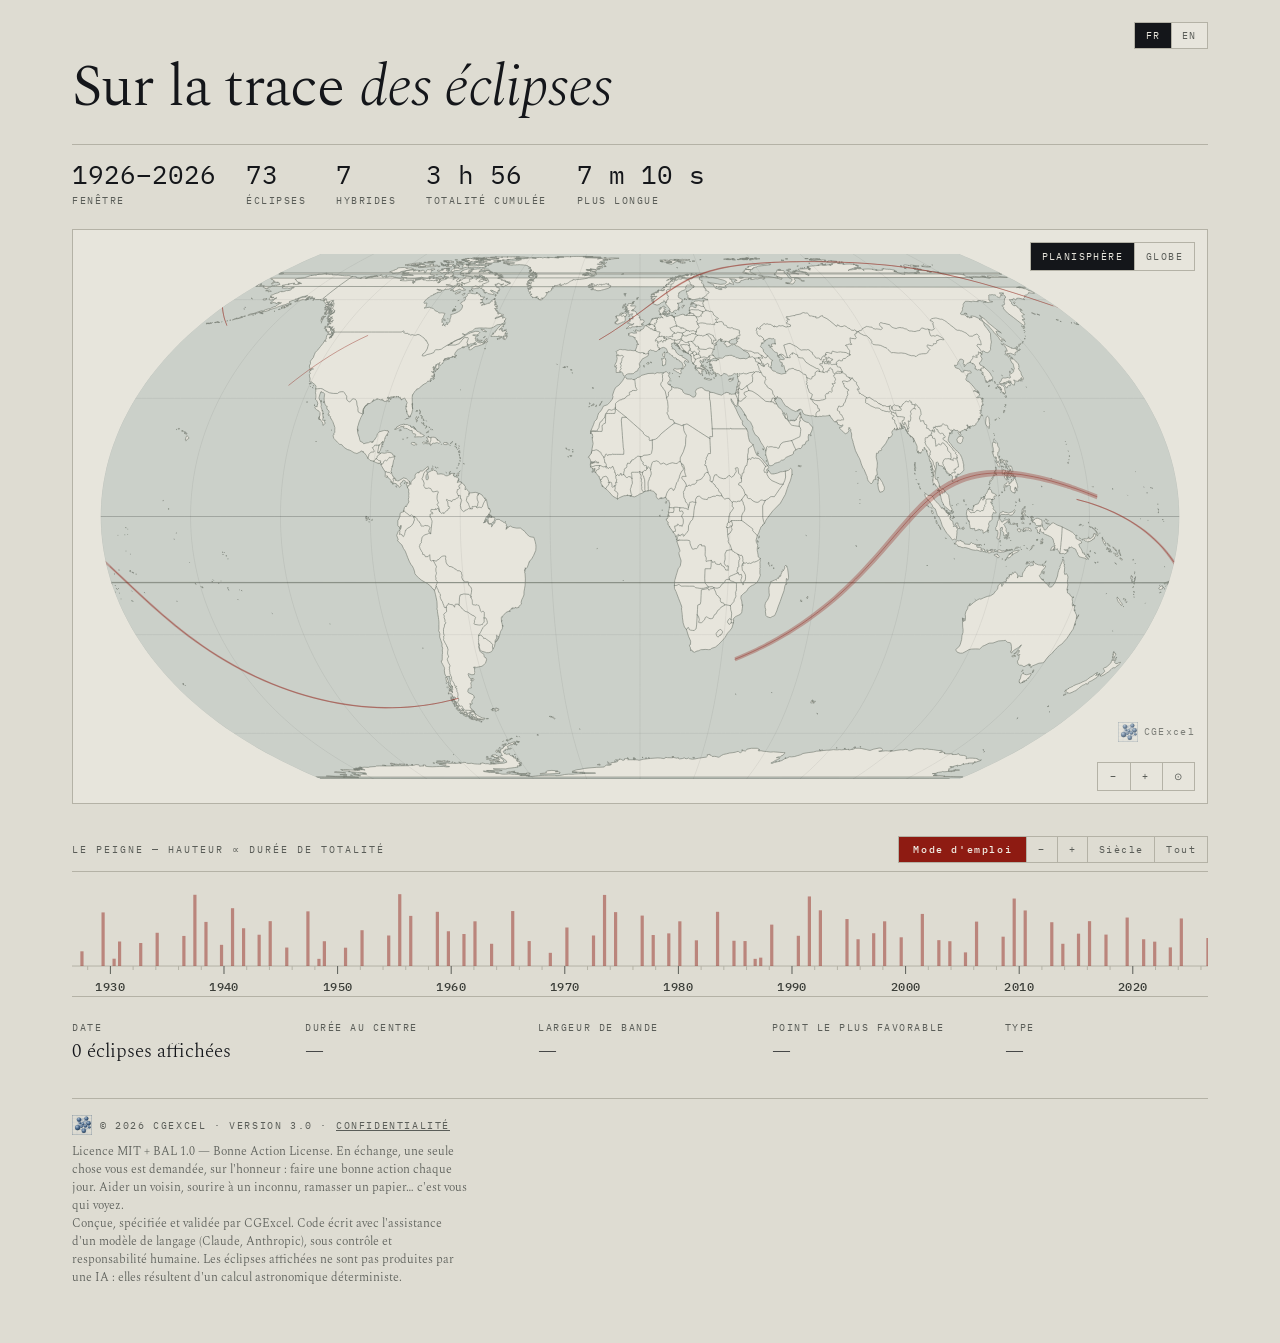
<file: google-play/depot-cyrille31.github.io/index.html>
<!DOCTYPE html>
<html lang="fr"><head><meta charset="utf-8"><title>CGExcel</title>
<meta http-equiv="refresh" content="0; url=https://cyrille31.github.io/eclipse/"></head>
<body><a href="https://cyrille31.github.io/eclipse/">Sur la trace des éclipses</a></body></html>
</file>
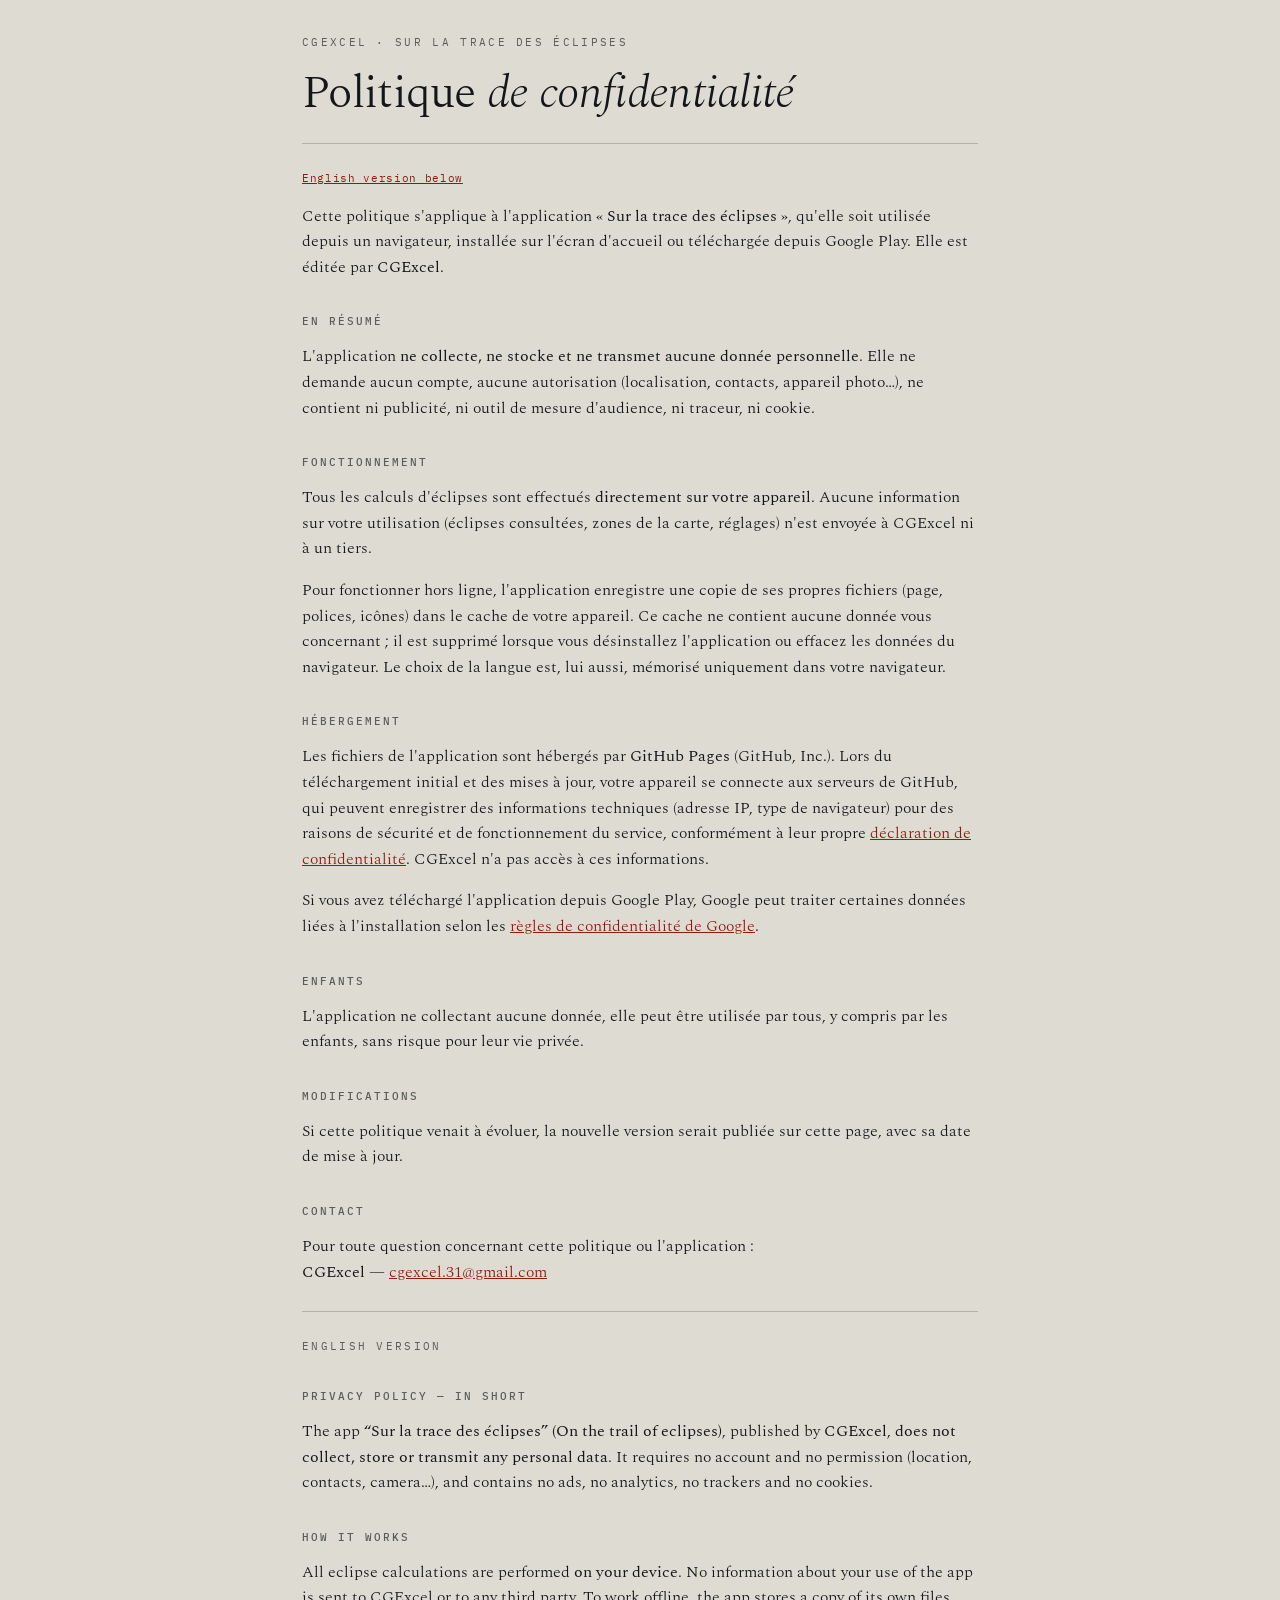
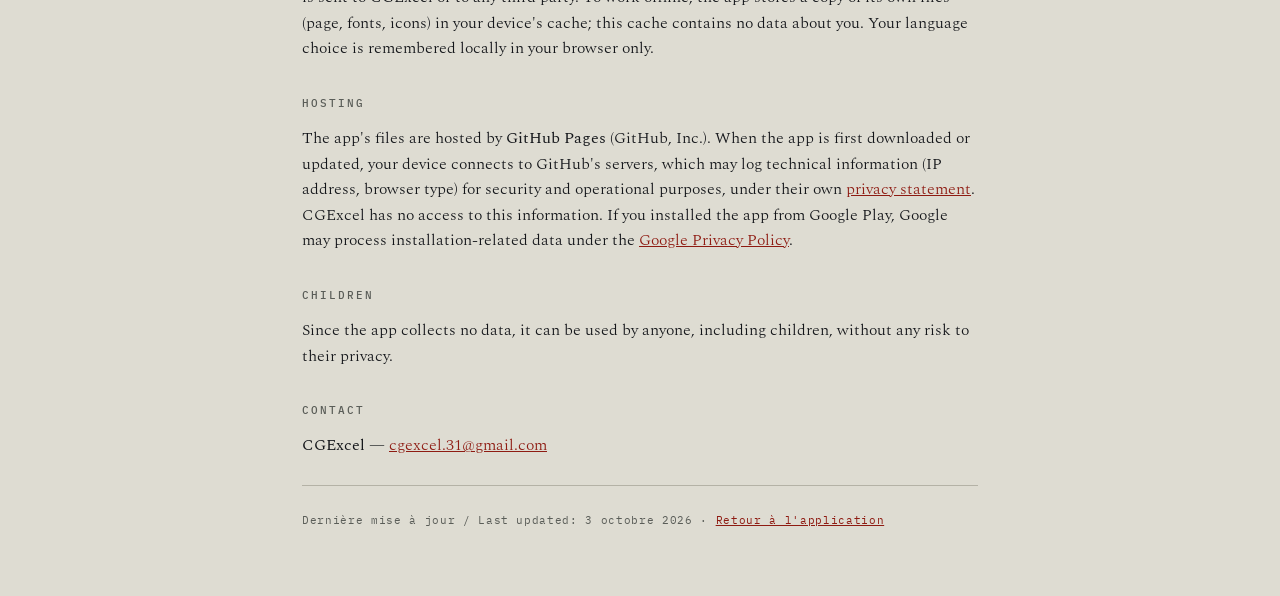
<file: confidentialite.html>
<!DOCTYPE html>
<html lang="fr">
<head>
<meta charset="utf-8">
<meta name="viewport" content="width=device-width, initial-scale=1">
<title>Politique de confidentialité · Sur la trace des éclipses</title>
<meta name="description" content="Politique de confidentialité de l'application « Sur la trace des éclipses », éditée par CGExcel.">
<meta name="theme-color" content="#DEDCD2">
<link rel="icon" href="icon-192.png">
<link rel="stylesheet" href="fonts/fonts.css">
<style>
:root{--paper:#DEDCD2;--ink:#14161A;--ink-soft:#5A5D58;--oxide:#8E1B12;--rule:#B4B2A6}
*{box-sizing:border-box}
html,body{margin:0;padding:0}
body{background:var(--paper);color:var(--ink);
  font-family:"Spectral",Georgia,"Times New Roman",serif;-webkit-font-smoothing:antialiased}
.wrap{max-width:720px;margin:0 auto;padding:34px 22px 56px}
.eyebrow{font-family:"IBM Plex Mono",ui-monospace,monospace;font-size:10.5px;
  letter-spacing:.22em;text-transform:uppercase;color:var(--ink-soft);margin:0 0 18px}
h1{font-size:clamp(28px,5.5vw,46px);font-weight:300;line-height:1.05;margin:0;letter-spacing:-.015em}
h1 em{font-style:italic;font-weight:300}
hr{height:1px;background:var(--rule);margin:26px 0;border:0}
h2{font-family:"IBM Plex Mono",ui-monospace,monospace;font-size:11px;font-weight:500;
  letter-spacing:.18em;text-transform:uppercase;color:var(--ink-soft);margin:34px 0 10px}
p,li{font-size:16px;line-height:1.6;font-weight:300}
ul{padding-left:20px}
strong{font-weight:400}
a{color:var(--oxide)}
.fine{font-family:"IBM Plex Mono",ui-monospace,monospace;font-size:11px;letter-spacing:.06em;color:var(--ink-soft)}
@media (max-width:640px){.wrap{padding:22px 16px 40px}}
</style>
</head>
<body>
<div class="wrap">
  <p class="eyebrow">CGExcel · Sur la trace des éclipses</p>
  <h1>Politique <em>de confidentialité</em></h1>
  <hr>

  <p class="fine"><a href="#en" lang="en">English version below</a></p>

  <p>Cette politique s'applique à l'application <strong>« Sur la trace des éclipses »</strong>,
     qu'elle soit utilisée depuis un navigateur, installée sur l'écran d'accueil ou
     téléchargée depuis Google Play. Elle est éditée par <strong>CGExcel</strong>.</p>

  <h2>En résumé</h2>
  <p>L'application <strong>ne collecte, ne stocke et ne transmet aucune donnée personnelle</strong>.
     Elle ne demande aucun compte, aucune autorisation (localisation, contacts, appareil photo…),
     ne contient ni publicité, ni outil de mesure d'audience, ni traceur, ni cookie.</p>

  <h2>Fonctionnement</h2>
  <p>Tous les calculs d'éclipses sont effectués <strong>directement sur votre appareil</strong>.
     Aucune information sur votre utilisation (éclipses consultées, zones de la carte, réglages)
     n'est envoyée à CGExcel ni à un tiers.</p>
  <p>Pour fonctionner hors ligne, l'application enregistre une copie de ses propres fichiers
     (page, polices, icônes) dans le cache de votre appareil. Ce cache ne contient aucune donnée
     vous concernant ; il est supprimé lorsque vous désinstallez l'application ou effacez les
     données du navigateur. Le choix de la langue est, lui aussi, mémorisé uniquement dans votre navigateur.</p>

  <h2>Hébergement</h2>
  <p>Les fichiers de l'application sont hébergés par <strong>GitHub Pages</strong> (GitHub, Inc.).
     Lors du téléchargement initial et des mises à jour, votre appareil se connecte aux serveurs
     de GitHub, qui peuvent enregistrer des informations techniques (adresse IP, type de navigateur)
     pour des raisons de sécurité et de fonctionnement du service, conformément à leur propre
     <a href="https://docs.github.com/fr/site-policy/privacy-policies/github-general-privacy-statement">déclaration de confidentialité</a>.
     CGExcel n'a pas accès à ces informations.</p>
  <p>Si vous avez téléchargé l'application depuis Google Play, Google peut traiter certaines
     données liées à l'installation selon les
     <a href="https://policies.google.com/privacy?hl=fr">règles de confidentialité de Google</a>.</p>

  <h2>Enfants</h2>
  <p>L'application ne collectant aucune donnée, elle peut être utilisée par tous, y compris
     par les enfants, sans risque pour leur vie privée.</p>

  <h2>Modifications</h2>
  <p>Si cette politique venait à évoluer, la nouvelle version serait publiée sur cette page,
     avec sa date de mise à jour.</p>

  <h2>Contact</h2>
  <p>Pour toute question concernant cette politique ou l'application :<br>
     <strong>CGExcel</strong> — <a href="mailto:cgexcel.31@gmail.com">cgexcel.31@gmail.com</a></p>

  <hr>
  <p class="eyebrow" id="en" lang="en">English version</p>
  <div lang="en">
  <h2>Privacy policy — in short</h2>
  <p>The app <strong>“Sur la trace des éclipses” (On the trail of eclipses)</strong>, published by
     <strong>CGExcel</strong>, <strong>does not collect, store or transmit any personal data</strong>.
     It requires no account and no permission (location, contacts, camera…), and contains no ads,
     no analytics, no trackers and no cookies.</p>
  <h2>How it works</h2>
  <p>All eclipse calculations are performed <strong>on your device</strong>. No information about your use
     of the app is sent to CGExcel or to any third party. To work offline, the app stores a copy of its own
     files (page, fonts, icons) in your device's cache; this cache contains no data about you. Your language
     choice is remembered locally in your browser only.</p>
  <h2>Hosting</h2>
  <p>The app's files are hosted by <strong>GitHub Pages</strong> (GitHub, Inc.). When the app is first downloaded
     or updated, your device connects to GitHub's servers, which may log technical information (IP address,
     browser type) for security and operational purposes, under their own
     <a href="https://docs.github.com/en/site-policy/privacy-policies/github-general-privacy-statement">privacy statement</a>.
     CGExcel has no access to this information. If you installed the app from Google Play, Google may process
     installation-related data under the <a href="https://policies.google.com/privacy">Google Privacy Policy</a>.</p>
  <h2>Children</h2>
  <p>Since the app collects no data, it can be used by anyone, including children, without any risk to their privacy.</p>
  <h2>Contact</h2>
  <p><strong>CGExcel</strong> — <a href="mailto:cgexcel.31@gmail.com">cgexcel.31@gmail.com</a></p>
  </div>

  <hr>
  <p class="fine">Dernière mise à jour / Last updated: 3 octobre 2026 · <a href="./">Retour à l'application</a></p>
</div>
</body>
</html>
</file>
<file: fonts/fonts.css>
/* Polices embarquées (SIL Open Font License 1.1, voir OFL.txt) — remplace l'appel à Google Fonts.
   Spectral © The Spectral Project Authors ; IBM Plex Mono © IBM Corp. */
/* latin-ext */
@font-face {
  font-family: 'IBM Plex Mono';
  font-style: normal;
  font-weight: 400;
  font-display: swap;
  src: url(ibm-plex-mono-400-latin-ext.woff2) format('woff2');
  unicode-range: U+0100-02BA, U+02BD-02C5, U+02C7-02CC, U+02CE-02D7, U+02DD-02FF, U+0304, U+0308, U+0329, U+1D00-1DBF, U+1E00-1E9F, U+1EF2-1EFF, U+2020, U+20A0-20AB, U+20AD-20C0, U+2113, U+2C60-2C7F, U+A720-A7FF;
}
/* latin */
@font-face {
  font-family: 'IBM Plex Mono';
  font-style: normal;
  font-weight: 400;
  font-display: swap;
  src: url(ibm-plex-mono-400-latin.woff2) format('woff2');
  unicode-range: U+0000-00FF, U+0131, U+0152-0153, U+02BB-02BC, U+02C6, U+02DA, U+02DC, U+0304, U+0308, U+0329, U+2000-206F, U+20AC, U+2122, U+2191, U+2193, U+2212, U+2215, U+FEFF, U+FFFD;
}
/* latin-ext */
@font-face {
  font-family: 'IBM Plex Mono';
  font-style: normal;
  font-weight: 500;
  font-display: swap;
  src: url(ibm-plex-mono-500-latin-ext.woff2) format('woff2');
  unicode-range: U+0100-02BA, U+02BD-02C5, U+02C7-02CC, U+02CE-02D7, U+02DD-02FF, U+0304, U+0308, U+0329, U+1D00-1DBF, U+1E00-1E9F, U+1EF2-1EFF, U+2020, U+20A0-20AB, U+20AD-20C0, U+2113, U+2C60-2C7F, U+A720-A7FF;
}
/* latin */
@font-face {
  font-family: 'IBM Plex Mono';
  font-style: normal;
  font-weight: 500;
  font-display: swap;
  src: url(ibm-plex-mono-500-latin.woff2) format('woff2');
  unicode-range: U+0000-00FF, U+0131, U+0152-0153, U+02BB-02BC, U+02C6, U+02DA, U+02DC, U+0304, U+0308, U+0329, U+2000-206F, U+20AC, U+2122, U+2191, U+2193, U+2212, U+2215, U+FEFF, U+FFFD;
}
/* latin-ext */
@font-face {
  font-family: 'Spectral';
  font-style: italic;
  font-weight: 300;
  font-display: swap;
  src: url(spectral-300-italic-latin-ext.woff2) format('woff2');
  unicode-range: U+0100-02BA, U+02BD-02C5, U+02C7-02CC, U+02CE-02D7, U+02DD-02FF, U+0304, U+0308, U+0329, U+1D00-1DBF, U+1E00-1E9F, U+1EF2-1EFF, U+2020, U+20A0-20AB, U+20AD-20C0, U+2113, U+2C60-2C7F, U+A720-A7FF;
}
/* latin */
@font-face {
  font-family: 'Spectral';
  font-style: italic;
  font-weight: 300;
  font-display: swap;
  src: url(spectral-300-italic-latin.woff2) format('woff2');
  unicode-range: U+0000-00FF, U+0131, U+0152-0153, U+02BB-02BC, U+02C6, U+02DA, U+02DC, U+0304, U+0308, U+0329, U+2000-206F, U+20AC, U+2122, U+2191, U+2193, U+2212, U+2215, U+FEFF, U+FFFD;
}
/* latin-ext */
@font-face {
  font-family: 'Spectral';
  font-style: normal;
  font-weight: 300;
  font-display: swap;
  src: url(spectral-300-latin-ext.woff2) format('woff2');
  unicode-range: U+0100-02BA, U+02BD-02C5, U+02C7-02CC, U+02CE-02D7, U+02DD-02FF, U+0304, U+0308, U+0329, U+1D00-1DBF, U+1E00-1E9F, U+1EF2-1EFF, U+2020, U+20A0-20AB, U+20AD-20C0, U+2113, U+2C60-2C7F, U+A720-A7FF;
}
/* latin */
@font-face {
  font-family: 'Spectral';
  font-style: normal;
  font-weight: 300;
  font-display: swap;
  src: url(spectral-300-latin.woff2) format('woff2');
  unicode-range: U+0000-00FF, U+0131, U+0152-0153, U+02BB-02BC, U+02C6, U+02DA, U+02DC, U+0304, U+0308, U+0329, U+2000-206F, U+20AC, U+2122, U+2191, U+2193, U+2212, U+2215, U+FEFF, U+FFFD;
}
/* latin-ext */
@font-face {
  font-family: 'Spectral';
  font-style: normal;
  font-weight: 400;
  font-display: swap;
  src: url(spectral-400-latin-ext.woff2) format('woff2');
  unicode-range: U+0100-02BA, U+02BD-02C5, U+02C7-02CC, U+02CE-02D7, U+02DD-02FF, U+0304, U+0308, U+0329, U+1D00-1DBF, U+1E00-1E9F, U+1EF2-1EFF, U+2020, U+20A0-20AB, U+20AD-20C0, U+2113, U+2C60-2C7F, U+A720-A7FF;
}
/* latin */
@font-face {
  font-family: 'Spectral';
  font-style: normal;
  font-weight: 400;
  font-display: swap;
  src: url(spectral-400-latin.woff2) format('woff2');
  unicode-range: U+0000-00FF, U+0131, U+0152-0153, U+02BB-02BC, U+02C6, U+02DA, U+02DC, U+0304, U+0308, U+0329, U+2000-206F, U+20AC, U+2122, U+2191, U+2193, U+2212, U+2215, U+FEFF, U+FFFD;
}
/* latin-ext */
@font-face {
  font-family: 'Spectral';
  font-style: normal;
  font-weight: 600;
  font-display: swap;
  src: url(spectral-600-latin-ext.woff2) format('woff2');
  unicode-range: U+0100-02BA, U+02BD-02C5, U+02C7-02CC, U+02CE-02D7, U+02DD-02FF, U+0304, U+0308, U+0329, U+1D00-1DBF, U+1E00-1E9F, U+1EF2-1EFF, U+2020, U+20A0-20AB, U+20AD-20C0, U+2113, U+2C60-2C7F, U+A720-A7FF;
}
/* latin */
@font-face {
  font-family: 'Spectral';
  font-style: normal;
  font-weight: 600;
  font-display: swap;
  src: url(spectral-600-latin.woff2) format('woff2');
  unicode-range: U+0000-00FF, U+0131, U+0152-0153, U+02BB-02BC, U+02C6, U+02DA, U+02DC, U+0304, U+0308, U+0329, U+2000-206F, U+20AC, U+2122, U+2191, U+2193, U+2212, U+2215, U+FEFF, U+FFFD;
}
</file>
